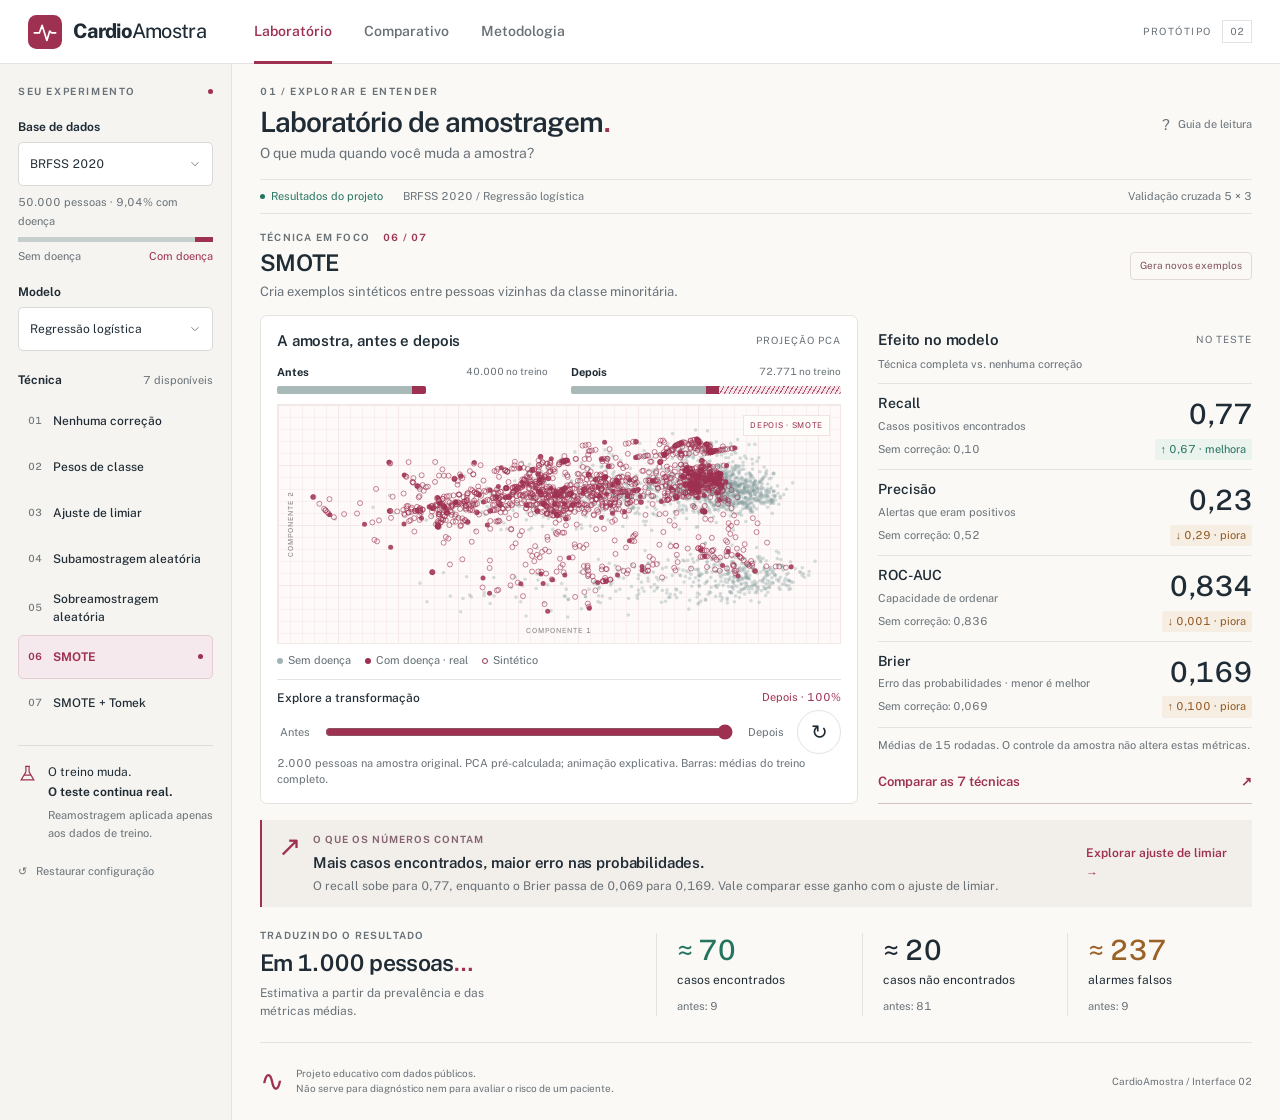
<file: prototipo/interface-v1/index.html>
<!doctype html>
<html lang="pt-BR">
<head>
  <meta charset="utf-8"><meta name="viewport" content="width=device-width, initial-scale=1">
  <meta name="theme-color" content="#9e3151">
  <title>CardioAmostra — Laboratório</title>
  <link rel="icon" href="icone.svg" type="image/svg+xml">
  <link rel="stylesheet" href="style.css">
  <link rel="stylesheet" href="compact.css">
  <script src="dados.js" defer></script><script src="app.js" defer></script>
</head>
<body>
<a class="skip" href="#conteudo">Pular para o conteúdo</a>
<header class="topbar">
  <a class="brand" href="#laboratorio" aria-label="CardioAmostra, início"><svg viewBox="0 0 36 36" aria-hidden="true"><rect width="36" height="36" rx="9" fill="currentColor"/><path d="M6 19h6l3-8 5 16 3-10 2 2h5" fill="none" stroke="#fff" stroke-width="1.8" stroke-linejoin="round"/></svg><span>Cardio<span class="brand-light">Amostra</span></span></a>
  <nav aria-label="Navegação principal"><a href="#laboratorio" data-page="laboratorio" aria-current="page">Laboratório</a><a href="#comparativo" data-page="comparativo">Comparativo</a><a href="#metodologia" data-page="metodologia">Metodologia</a></nav>
  <span class="prototype-label">PROTÓTIPO <span>02</span></span>
</header>
<div class="app-shell">
  <aside class="sidebar" aria-label="Configuração do experimento">
    <div class="sidebar-title"><span class="eyebrow">SEU EXPERIMENTO</span><span class="tiny-dot"></span><span id="mobile-summary"></span><button id="mobile-config" aria-expanded="false" aria-label="Configurar experimento">Configurar ↓</button></div>
    <label class="field-label" for="base">Base de dados</label>
    <select id="base"><option value="brfss">BRFSS 2020</option><option value="insuficiencia">Insuficiência cardíaca</option><option value="cleveland">Cleveland</option></select>
    <p class="dataset-detail" id="base-detail">50.000 pessoas · 9,04% com doença</p>
    <div class="prevalence-track" aria-hidden="true"><span id="prevalence-bar"></span></div>
    <div class="prevalence-caption"><span id="negative-label">Sem doença</span><span id="positive-label">Com doença</span></div>
    <label class="field-label model-label" for="modelo">Modelo</label>
    <select id="modelo"><option value="regressao_logistica">Regressão logística</option><option value="gradient_boosting">Gradient boosting</option></select>
    <div class="tech-heading"><span class="field-label">Técnica</span><span>7 disponíveis</span></div>
    <div id="techniques" class="techniques" role="group" aria-label="Técnica do experimento"></div>
    <div class="sidebar-note"><svg width="19" height="19" viewBox="0 0 24 24" fill="none" stroke="currentColor" stroke-width="1.5" aria-hidden="true"><path d="M9 3h6M10 3v7L4 20h16l-6-10V3M8 14h8"/></svg><p>O treino muda.<br><strong>O teste continua real.</strong></p><span>Reamostragem aplicada apenas aos dados de treino.</span></div>
    <button class="text-button reset" id="reset">↺ &nbsp; Restaurar configuração</button>
  </aside>
  <main id="conteudo" tabindex="-1">
    <div class="page-intro"><div><p class="eyebrow" id="page-eyebrow">01 / EXPLORAR E ENTENDER</p><h1 id="page-title">Laboratório de amostragem<span>.</span></h1><p class="lead" id="page-description">O que muda quando você muda a amostra?</p></div><button class="help-button" id="help" aria-label="Abrir guia de leitura">? <span>Guia de leitura</span></button></div>
    <div class="context-line"><span><span class="status-dot"></span> Resultados do projeto</span><span id="context">BRFSS 2020 <b> / </b> Regressão logística</span><span class="protocol">Validação cruzada 5 × 3</span></div>
    <div id="status" role="status" class="status-message"><span class="state-spinner" aria-hidden="true"></span> Carregando resultados…</div>
    <section id="laboratorio" class="page-panel" hidden>
      <div class="technique-intro"><div><div class="section-kicker">TÉCNICA EM FOCO <span id="tech-index">06 / 07</span></div><h2 id="tech-title">SMOTE</h2><p id="tech-description">Cria exemplos sintéticos entre pessoas da classe minoritária.</p></div><span class="tag" id="tech-tag">Gera novos exemplos</span></div>
      <div class="lab-grid">
        <section class="sample-panel" aria-labelledby="sample-title">
          <div class="panel-heading"><h3 id="sample-title">A amostra, antes e depois</h3><span class="small-label">PROJEÇÃO PCA</span></div>
          <div class="population-bars" id="population-bars"></div>
          <div class="plot-wrap"><canvas id="scatter" role="img" aria-label="Projeção PCA da amostra. A legenda e o resumo abaixo descrevem a transformação."></canvas><div class="plot-label">COMPONENTE 2</div><span class="plot-x">COMPONENTE 1</span><div class="plot-state" id="plot-state">DEPOIS DO SMOTE</div></div>
          <div class="legend" id="legend"></div>
          <div class="transform-control"><div class="transform-caption"><span>Explore a transformação</span><output id="stage-label" for="stage">Depois · 100%</output></div><div class="slider-line"><button id="before" class="stage-button">Antes</button><input id="stage" type="range" min="0" max="100" value="100" aria-label="Transformação da amostra" aria-valuetext="Depois, 100%"><button id="after" class="stage-button">Depois</button><button class="replay" id="replay" aria-label="Reproduzir transformação">↻</button></div></div>
          <p class="plot-note" id="plot-note">Projeção da amostra pública. Os pontos sintéticos têm contorno aberto.</p>
        </section>
        <section class="results-panel" aria-labelledby="results-title"><div class="panel-heading"><h3 id="results-title">Efeito no modelo</h3><span class="small-label">NO TESTE</span></div><p class="results-caption">Técnica completa vs. nenhuma correção</p><div id="metrics"></div><div class="metric-footnote">Médias de 15 rodadas. O controle da amostra não altera estas métricas.</div><a class="compare-link" href="#comparativo">Comparar as 7 técnicas <span>↗</span></a></section>
      </div>
      <section class="insight" aria-labelledby="insight-title"><div class="insight-symbol" aria-hidden="true">↗</div><div><p class="eyebrow">O QUE OS NÚMEROS CONTAM</p><h3 id="insight-title"></h3><p id="insight-text"></p></div><button class="text-button" id="explore-threshold">Explorar ajuste de limiar <span>→</span></button></section>
      <section class="impact" aria-labelledby="impact-title"><div class="impact-heading"><p class="section-kicker">TRADUZINDO O RESULTADO</p><h2 id="impact-title">Em 1.000 pessoas<span>…</span></h2><p>Estimativa a partir da prevalência e das métricas médias.</p></div><div id="impact-values" class="impact-values"></div></section>
    </section>
    <section id="comparativo" class="page-panel" hidden>
      <div class="comparison-heading"><div><h2>Sete caminhos. Resultados diferentes.</h2><p>Compare detecção e erro das probabilidades na mesma base e modelo.</p></div><label class="sort-label">Ordenar por<select id="sort"><option value="recall">Recall · maior primeiro</option><option value="brier">Brier · menor primeiro</option><option value="precisao">Precisão · maior primeiro</option><option value="roc_auc">ROC-AUC · maior primeiro</option></select></label></div>
      <div class="comparison-explainer"><span class="tag">Leia as duas medidas</span><p>Recall maior significa encontrar mais casos positivos. Brier menor significa menor erro nas probabilidades. Não existe uma única métrica que conte toda a história.</p></div>
      <div class="table-scroll" tabindex="0" role="region" aria-label="Resultados das sete técnicas; role horizontalmente em telas pequenas"><table><caption class="sr-only">Médias das 15 rodadas por técnica. Abra uma técnica para explorá-la.</caption><thead><tr><th scope="col">Técnica</th><th scope="col">Recall ↑</th><th scope="col">Precisão ↑</th><th scope="col">ROC-AUC ↑</th><th scope="col">Brier ↓</th><th scope="col"><span class="sr-only">Ação</span></th></tr></thead><tbody id="comparison-body"></tbody></table></div>
      <div class="comparison-footer"><span>Resultados pré-calculados · 15 rodadas por configuração</span><button class="outline-button" id="export">↓ &nbsp; Exportar comparação (CSV)</button></div>
    </section>
    <section id="metodologia" class="page-panel" hidden>
      <div class="method-intro"><p class="section-kicker">TRANSPARÊNCIA FAZ PARTE DO EXPERIMENTO</p><h2>O caminho até os resultados.</h2><p>O CardioAmostra compara técnicas de desbalanceamento com um protocolo fixo. Este protótipo consulta uma cópia local dos resultados do projeto; não treina modelos no navegador.</p></div>
      <div class="method-steps"><article><span>01</span><h3>Dados públicos</h3><p>BRFSS 2020, Insuficiência cardíaca e Cleveland. Na BRFSS, o experimento usa um subconjunto estratificado de 50.000 pessoas.</p></article><article><span>02</span><h3>Separar antes de transformar</h3><p>Validação cruzada estratificada com 5 partes e 3 repetições. A reamostragem acontece apenas no treino, sem exemplos sintéticos no teste.</p></article><article><span>03</span><h3>Olhar além da detecção</h3><p>Recall, precisão, F1, PR-AUC, ROC-AUC e Brier. As métricas exibidas são médias de 15 rodadas por configuração.</p></article></div>
      <details open class="method-details"><summary>Como ler a transformação da amostra</summary><p>Os pontos são projeções PCA calculadas com a função original do projeto, sobre amostras de até 2.000 pessoas. Os eixos são ajustados aos dados originais e mantidos entre as técnicas. O controle antes/depois revela os efeitos da técnica; seus estados intermediários são uma animação explicativa, não etapas reais do treinamento. As barras mostram médias do treino do experimento completo.</p></details>
      <details class="method-details"><summary>Limites que importam</summary><p>As bases pequenas têm maior variação entre rodadas. O SMOTE trata variáveis inteiras e categóricas como contínuas, podendo criar valores impossíveis. A base de insuficiência cardíaca tem óbito como desfecho: seus grupos não significam presença ou ausência de doença. Os resultados da BRFSS não devem ser extrapolados para a população dos EUA.</p><p>O recall-alvo do ajuste de limiar é calculado a partir da média das técnicas de reamostragem nas partes de teste; o limiar é escolhido apenas no treino, com validação interna.</p></details>
      <details class="method-details"><summary>O que funciona nesta versão</summary><p>Seleção das 3 bases, 2 modelos e 7 técnicas; projeções pré-calculadas; transformação visual; métricas; comparação ordenável e exportação local de CSV. Não há conexão com o backend Streamlit, upload de dados ou treinamento ao vivo.</p></details>
      <details class="method-details"><summary>Conferir estados da interface</summary><p>Controles de revisão do protótipo. Eles não alteram os arquivos de resultados.</p><div class="state-controls"><button class="outline-button" data-state="loading">Carregando</button><button class="outline-button" data-state="empty">Sem resultados</button><button class="outline-button" data-state="error">Falha de leitura</button><button class="outline-button" data-state="ready">Restaurar resultados</button></div><div id="state-preview" role="status"></div></details>
      <p class="source-note">Fontes do protótipo: resultados/tabela_final.parquet, comparacao.parquet e amostra_*.parquet. BRFSS: CC0. Bases UCI: CC BY 4.0.</p>
    </section>
    <footer><span class="footer-mark">∿</span><p>Projeto educativo com dados públicos.<br><strong>Não serve para diagnóstico nem para avaliar o risco de um paciente.</strong></p><span class="footer-version">CardioAmostra / Interface 02</span></footer>
  </main>
</div>
<dialog id="guide" aria-labelledby="guide-title"><div class="dialog-heading"><p class="eyebrow">GUIA DE LEITURA</p><button class="close-button" id="close-guide" aria-label="Fechar guia">×</button></div><h2 id="guide-title">Uma técnica, vários efeitos.</h2><dl><dt>Recall</dt><dd>Entre os casos positivos, quantos o modelo encontra. Quanto maior, menos casos ficam de fora.</dd><dt>Precisão</dt><dd>Entre os alertas do modelo, quantos são realmente positivos. Ajuda a entender os alarmes falsos.</dd><dt>ROC-AUC</dt><dd>Capacidade de ordenar casos positivos acima dos negativos, considerando diferentes limiares.</dd><dt>Brier</dt><dd>Erro médio quadrático das probabilidades. Quanto menor, melhor. Complementa a leitura da calibração.</dd></dl><p class="dialog-note">Compare ganhos e perdas juntos. As cores indicam a direção da mudança, não uma recomendação clínica.</p><button class="primary-button" id="understood">Entendi, explorar o laboratório</button></dialog>
<div id="toast" role="status" class="toast" hidden></div>
</body>
</html>
</file>
<file: prototipo/interface-v1/style.css>
@import url('https://fonts.googleapis.com/css2?family=Public+Sans:wght@400;450;500;550;600;650;700;750;800&display=swap');
:root{--paper:#faf9f6;--white:#fff;--ink:#202c35;--muted:#687178;--line:#e4e3df;--accent:#9e3151;--accent-soft:#f5e9ed;--green:#267460;--green-soft:#eaf3ee;--ochre:#9b6228;--ease:cubic-bezier(.2,.75,.25,1)}
*{box-sizing:border-box}html{scroll-behavior:smooth}body{margin:0;color:var(--ink);background:var(--paper);font:14px/1.55 'Public Sans',Arial,sans-serif;font-variant-numeric:tabular-nums}button,input,select{font:inherit}button,a,select,input{-webkit-tap-highlight-color:transparent}button,a{touch-action:manipulation}button{cursor:pointer}a{color:inherit;text-decoration:none}button{color:inherit}button:disabled{cursor:default;opacity:.45}button,select,a{transition:background .18s,color .18s,border-color .18s,transform .18s}button:active{transform:translateY(1px)}button:focus-visible,a:focus-visible,input:focus-visible,select:focus-visible,summary:focus-visible,[tabindex]:focus-visible{outline:3px solid #287f95;outline-offset:4px}button:hover{border-color:var(--accent)}[hidden]{display:none!important}.sr-only{position:absolute;width:1px;height:1px;overflow:hidden;clip:rect(0,0,0,0);white-space:nowrap}.skip{position:fixed;top:-100px;left:16px;z-index:50;background:var(--ink);color:white;padding:12px}.skip:focus{top:12px}
.topbar{height:80px;border-bottom:1px solid var(--line);display:flex;align-items:center;padding:0 36px;gap:64px;background:var(--white)}.brand{display:flex;gap:11px;align-items:center;font-size:20px;letter-spacing:-.7px;font-weight:750;white-space:nowrap}.brand svg{width:34px;height:34px;color:var(--accent)}.brand-light{font-weight:450}.topbar nav{display:flex;align-self:stretch;gap:32px}.topbar nav a{display:flex;align-items:center;position:relative;color:var(--muted);font-size:13px;font-weight:550}.topbar nav a:hover{color:var(--accent)}.topbar nav a[aria-current=page]{color:var(--accent)}.topbar nav a[aria-current=page]:after{content:'';position:absolute;bottom:-1px;left:0;right:0;height:3px;background:var(--accent)}.prototype-label{margin-left:auto;font-size:10px;letter-spacing:1.5px;color:var(--muted);white-space:nowrap}.prototype-label span{display:inline-block;margin-left:7px;border:1px solid var(--line);padding:3px 7px;letter-spacing:0}
.app-shell{display:grid;grid-template-columns:246px minmax(0,1fr);max-width:1660px;margin:auto}.sidebar{padding:30px 24px 24px;border-right:1px solid var(--line);background:#f5f4f0}.sidebar-title{display:flex;align-items:center;justify-content:space-between;margin-bottom:28px}.eyebrow,.section-kicker{font-size:10px;letter-spacing:1.6px;font-weight:650;color:var(--muted);margin:0}.tiny-dot{height:5px;width:5px;background:var(--accent);border-radius:50%}.field-label{display:block;font-size:12px;font-weight:650;margin:0 0 9px}select{appearance:none;background:#fff url("data:image/svg+xml,%3Csvg xmlns='http://www.w3.org/2000/svg' width='14' height='14' viewBox='0 0 24 24' fill='none' stroke='%23687178' stroke-width='1.5'%3E%3Cpath d='m6 9 6 6 6-6'/%3E%3C/svg%3E") no-repeat right 10px center;width:100%;border:1px solid #d8dad7;border-radius:5px;padding:11px 29px 11px 11px;font-size:12px;min-height:44px;color:var(--ink)}.dataset-detail{font-size:10px;line-height:1.7;color:var(--muted);margin:10px 0}.prevalence-track{height:5px;background:#c7cfce;position:relative}.prevalence-track span{display:block;height:100%;background:var(--accent);margin-left:auto;width:9.04%;transition:width .3s}.prevalence-caption{display:flex;justify-content:space-between;font-size:9px;margin-top:6px;color:var(--muted)}.prevalence-caption span:last-child{color:var(--accent)}.model-label{margin-top:25px}.tech-heading{display:flex;justify-content:space-between;align-items:baseline;margin-top:32px;margin-bottom:6px}.tech-heading>span:last-child{font-size:10px;color:var(--muted)}.techniques{display:flex;flex-direction:column;gap:5px}.tech-button{display:flex;align-items:center;gap:10px;text-align:left;border:1px solid transparent;background:transparent;border-radius:5px;padding:10px 9px;min-height:44px;font-size:11px;font-weight:500;line-height:1.5;position:relative}.tech-button .tech-number{font-size:9px;color:#70777b;min-width:15px}.tech-button:hover{background:#eeede8;border-color:transparent}.tech-button[aria-pressed=true]{background:var(--accent-soft);border-color:#e5cdd4;color:var(--accent);font-weight:650}.tech-button[aria-pressed=true]:after{content:'';height:5px;width:5px;background:var(--accent);border-radius:50%;margin-left:auto;flex-shrink:0}.tech-button[aria-pressed=true] .tech-number{color:var(--accent)}.sidebar-note{border-top:1px solid #deded8;margin-top:35px;padding-top:24px;display:grid;grid-template-columns:21px 1fr;gap:0 9px}.sidebar-note svg{margin-top:2px;color:var(--accent)}.sidebar-note p{margin:0;font-size:12px;line-height:1.7}.sidebar-note strong{font-weight:650}.sidebar-note>span{grid-column:2;font-size:10px;color:var(--muted);margin-top:9px}.text-button{background:none;border:0;font-size:11px;font-weight:600;color:var(--accent);padding:10px 0;min-height:44px}.text-button:hover{color:#612138;text-decoration:underline;text-underline-offset:5px}.reset{margin-top:24px;color:var(--muted);font-weight:400}
main{padding:33px 38px 0;min-width:0}.page-intro{display:flex;justify-content:space-between;align-items:center;gap:20px;margin-bottom:24px}.page-intro .eyebrow{margin-bottom:10px}h1{font-size:32px;letter-spacing:-1.25px;line-height:1.2;font-weight:600;margin:0}h1>span{color:var(--accent)}.lead{font-size:13px;color:var(--muted);margin:10px 0 0}.help-button{display:flex;gap:8px;align-items:center;white-space:nowrap;background:transparent;border:0;font-size:15px;color:var(--muted);padding:10px 0;min-height:44px}.help-button span{font-size:11px}.help-button:hover{color:var(--accent)}.context-line{border-top:1px solid var(--line);border-bottom:1px solid var(--line);display:flex;gap:20px;align-items:center;padding:12px 0;font-size:10px;color:var(--muted);flex-wrap:wrap}.context-line>span:first-child{color:var(--green);display:flex;align-items:center;gap:6px}.status-dot{width:5px;height:5px;border-radius:50%;background:var(--green)}.context-line b{font-weight:400;margin:0 7px;color:#b7b8b6}.protocol{margin-left:auto}.technique-intro{display:flex;justify-content:space-between;gap:20px;align-items:center;margin:27px 0 22px}.section-kicker{font-size:9px;letter-spacing:1.2px}.section-kicker span{margin-left:10px;color:var(--accent)}h2{font-size:26px;line-height:1.3;letter-spacing:-.65px;font-weight:600;margin:5px 0 7px}.technique-intro p{font-size:12px;color:var(--muted);margin:0;max-width:620px}.tag{display:inline-flex;align-items:center;border:1px solid #e4d9d9;border-radius:4px;color:#80525c;padding:5px 9px;font-size:9px;white-space:nowrap}.lab-grid{display:grid;grid-template-columns:minmax(0,1.65fr) minmax(255px,1fr);gap:24px}.sample-panel{background:white;border:1px solid var(--line);border-radius:7px;padding:19px 20px 15px;min-width:0}.panel-heading{display:flex;gap:10px;justify-content:space-between;align-items:center}h3{font-size:14px;font-weight:600;margin:0;line-height:1.4;letter-spacing:-.15px}.small-label{font-size:8px;letter-spacing:1px;color:var(--muted);white-space:nowrap}.population-bars{display:grid;grid-template-columns:1fr 1fr;gap:23px;margin:21px 0 13px}.bar-label{display:flex;justify-content:space-between;font-size:10px;margin-bottom:7px}.bar-label span{color:var(--muted);font-size:9px}.population-track{display:flex;height:8px;background:#f2f1ef;border-radius:2px;overflow:hidden}.population-track>span{height:100%;transition:width .35s var(--ease)}.bar-negative{background:#a9b9b8}.bar-positive{background:var(--accent)}.bar-synthetic{background:repeating-linear-gradient(120deg,#b35872 0 1px,#f5e3e8 1px 4px)}.plot-wrap{position:relative;height:256px;background-color:#fdfaf9;background-image:linear-gradient(#f1e3e366 1px,transparent 1px),linear-gradient(90deg,#f1e3e366 1px,transparent 1px),linear-gradient(#e6cfcf55 1px,transparent 1px),linear-gradient(90deg,#e6cfcf55 1px,transparent 1px);background-size:12px 12px,12px 12px,60px 60px,60px 60px;border:1px solid #f2e8e6;overflow:hidden}.plot-wrap canvas{width:100%;height:100%;display:block}.plot-label{position:absolute;top:50%;left:8px;font-size:7px;letter-spacing:1px;writing-mode:vertical-rl;transform:translateY(-50%) rotate(180deg);color:#868086}.plot-x{position:absolute;bottom:7px;left:50%;transform:translateX(-50%);font-size:7px;letter-spacing:1px;color:#868086}.plot-state{position:absolute;right:10px;top:10px;font-size:8px;letter-spacing:.7px;background:#fffdfbec;padding:3px 6px;color:var(--accent);border:1px solid #f0e3e4}.legend{display:flex;gap:14px;flex-wrap:wrap;margin:12px 0 15px;font-size:9px;color:#626d73}.legend span{display:flex;align-items:center;gap:5px}.dot{display:inline-block;width:6px;height:6px;border-radius:50%;background:#a0b4b3}.dot.positive{background:var(--accent)}.dot.synthetic{background:transparent;border:1.3px solid var(--accent)}.dot.discarded{background:transparent;border:1px solid #879b9a}.transform-control{border-top:1px solid var(--line);padding-top:12px}.transform-caption{display:flex;justify-content:space-between;gap:10px;font-size:10px;font-weight:500}.transform-caption output{font-size:9px;color:var(--accent);font-weight:400}.slider-line{display:flex;align-items:center;gap:10px;margin-top:0}.stage-button{font-size:9px;min-height:44px;background:transparent;border:0;padding:0 3px;color:var(--muted)}input[type=range]{width:100%;min-width:0;accent-color:var(--accent);height:44px;cursor:ew-resize}.replay{border:1px solid var(--line);background:white;width:32px;height:32px;flex-shrink:0;border-radius:50%;font-size:20px;line-height:1}.plot-note{margin:0;font-size:9px;line-height:1.6;color:var(--muted)}.results-panel{padding:20px 0 0;min-width:0}.results-caption{font-size:10px;color:var(--muted);margin:9px 0 17px}.metric{padding:15px 0;border-top:1px solid var(--line);display:grid;grid-template-columns:1fr auto;align-items:center;gap:6px 12px}.metric-name{font-size:12px;font-weight:550}.metric-description{font-size:9px;color:var(--muted);margin-top:3px}.metric-value{font-size:30px;letter-spacing:-1px;font-weight:500;line-height:1.15;text-align:right}.metric-bottom{grid-column:1/-1;display:flex;justify-content:space-between;align-items:center}.metric-baseline{font-size:9px;color:var(--muted)}.delta{font-size:9px;padding:2px 6px;background:#f0eeeb;color:var(--muted);border-radius:3px}.delta.good{background:var(--green-soft);color:var(--green)}.delta.bad{background:#f6ede3;color:#90571f}.metric-footnote{font-size:9px;line-height:1.6;color:var(--muted);border-top:1px solid var(--line);padding-top:13px}.compare-link{margin-top:16px;display:flex;justify-content:space-between;align-items:center;color:var(--accent);font-size:11px;font-weight:600;padding:10px 0;border-bottom:1px solid #d8bec6}.compare-link:hover{color:#60243a;background:var(--accent-soft)}.insight{display:flex;align-items:center;gap:16px;border-left:2px solid var(--accent);background:#f2eeea;margin-top:25px;padding:18px 20px}.insight-symbol{font-size:28px;color:var(--accent);align-self:flex-start;line-height:1}.insight .eyebrow{font-size:8px;letter-spacing:1px;color:#856472}.insight h3{font-size:13px;margin:5px 0}.insight p:last-child{font-size:11px;color:var(--muted);margin:0}.insight .text-button{margin-left:auto;max-width:150px;flex-shrink:0;text-align:left;line-height:1.6}.impact{display:grid;grid-template-columns:1fr 1.6fr;gap:32px;padding:33px 0}.impact h2{font-size:23px}.impact h2 span{color:var(--accent)}.impact-heading>p:last-child{font-size:10px;color:var(--muted);max-width:240px}.impact-values{display:grid;grid-template-columns:repeat(3,1fr);align-items:center;gap:20px}.impact-item{border-left:1px solid var(--line);padding-left:20px}.impact-item strong{display:block;font-size:28px;line-height:1.2;font-weight:500;letter-spacing:-1px}.impact-item:first-child strong{color:var(--green)}.impact-item:last-child strong{color:var(--ochre)}.impact-item span{display:block;font-size:10px;margin:5px 0}.impact-item small{font-size:9px;color:var(--muted)}footer{border-top:1px solid var(--line);padding:22px 0 25px;display:flex;align-items:center;gap:12px;color:var(--muted);font-size:9px}footer p{margin:0}footer strong{font-weight:400}.footer-mark{font-size:29px;color:var(--accent)}.footer-version{margin-left:auto;font-size:8px;white-space:nowrap}.page-panel{animation:appear .24s var(--ease)}@keyframes appear{from{opacity:.3;transform:translateY(6px)}to{opacity:1;transform:translateY(0)}}
.comparison-heading{display:flex;justify-content:space-between;gap:25px;align-items:center;margin:30px 0}.comparison-heading h2{font-size:24px}.comparison-heading p,.method-intro>p:last-child{color:var(--muted);font-size:12px}.sort-label{min-width:210px;font-size:10px;color:var(--muted)}.sort-label select{margin-top:6px}.comparison-explainer{display:flex;align-items:center;gap:16px;border-block:1px solid var(--line);padding:16px 0;margin-bottom:12px}.comparison-explainer p{font-size:11px;color:var(--muted);margin:0}.table-scroll{overflow-x:auto}table{border-collapse:collapse;width:100%;min-width:620px;text-align:left;font-size:12px}th{font-weight:500;color:var(--muted);font-size:10px;padding:17px 12px;border-bottom:1px solid var(--line)}td{padding:18px 12px;border-bottom:1px solid var(--line)}td:not(:first-child),th:not(:first-child){text-align:right}tbody tr:hover{background:#f2eee9}tbody tr.selected{background:var(--accent-soft)}.table-tech{font-weight:550;display:block}.table-kind{font-size:9px;color:var(--muted)}.table-value{display:block;font-size:14px}.mini-bar{height:3px;width:64px;background:#e3e2df;margin:6px 0 0 auto}.mini-bar span{display:block;height:100%;background:var(--accent)}.row-open{border:1px solid var(--line);background:white;border-radius:4px;width:38px;height:44px;color:var(--accent)}.comparison-footer{display:flex;align-items:center;justify-content:space-between;gap:16px;padding:20px 0 40px;font-size:10px;color:var(--muted)}.outline-button,.primary-button{border:1px solid #d8d9d4;background:white;border-radius:4px;min-height:44px;padding:10px 14px;font-size:11px;font-weight:550}.outline-button:hover{background:var(--accent-soft)}.primary-button{background:var(--accent);color:white;border-color:var(--accent)}.primary-button:hover{background:#79243d}.method-intro{max-width:680px;margin:32px 0}.method-intro h2{font-size:30px;margin-top:10px}.method-steps{display:grid;grid-template-columns:repeat(3,1fr);gap:28px;border-block:1px solid var(--line);padding:25px 0;margin:28px 0}.method-steps article>span{font-size:26px;font-weight:450;color:var(--accent);letter-spacing:-1px}.method-steps h3{margin:10px 0}.method-steps p{font-size:11px;color:var(--muted)}.method-details{border-bottom:1px solid var(--line);padding:17px 0}.method-details summary{font-size:13px;font-weight:550;cursor:pointer;min-height:28px}.method-details p{font-size:12px;color:var(--muted);max-width:750px}.state-controls{display:flex;gap:10px;flex-wrap:wrap}.source-note{font-size:10px;color:var(--muted);margin:28px 0}.status-message,#state-preview:not(:empty){background:white;border:1px solid var(--line);padding:20px;margin:20px 0}.status-message h3{margin-bottom:8px}.state-spinner{display:inline-block;width:14px;height:14px;border:2px solid #e0d1d6;border-top-color:var(--accent);border-radius:50%;animation:spin 1s linear infinite;margin-right:8px}@keyframes spin{to{transform:rotate(360deg)}}dialog{border:1px solid var(--line);border-radius:9px;box-shadow:0 30px 100px #202c3530;padding:30px;max-width:500px;width:calc(100% - 32px);color:var(--ink);background:var(--paper)}dialog::backdrop{background:#172b3659;backdrop-filter:blur(3px)}.dialog-heading{display:flex;justify-content:space-between;align-items:center}.close-button{width:44px;height:44px;border:0;background:transparent;font-size:26px;color:var(--muted)}dialog h2{margin:5px 0 20px}dt{font-size:12px;font-weight:650;color:var(--accent);margin-top:16px}dd{font-size:12px;color:var(--muted);margin:5px 0}.dialog-note{font-size:11px;border-top:1px solid var(--line);padding-top:16px;margin:22px 0}.toast{position:fixed;bottom:24px;left:50%;transform:translateX(-50%);padding:13px 20px;background:var(--ink);color:white;box-shadow:0 8px 25px #202c3522;border-radius:5px;z-index:10;font-size:12px;max-width:90vw}
@media(min-width:1450px){main{padding-inline:48px}.plot-wrap{height:310px}.metric{padding:20px 0}.topbar{padding-inline:40px}.lab-grid{grid-template-columns:minmax(0,1.8fr) minmax(290px,1fr)}}
@media(max-width:1150px){.app-shell{grid-template-columns:216px minmax(0,1fr)}.sidebar{padding-inline:17px}main{padding:27px 25px 0}.topbar{gap:37px;padding-inline:25px}h1{font-size:28px}.lab-grid{gap:20px;grid-template-columns:minmax(0,1.4fr) minmax(225px,1fr)}.sample-panel{padding-inline:15px}.protocol{display:none}.insight .text-button{max-width:110px}.help-button span{display:none}.impact{grid-template-columns:1fr;gap:15px}.impact-heading{display:flex;flex-wrap:wrap;align-items:baseline;gap:6px 14px}.impact-heading .section-kicker{flex-basis:100%}.impact-heading>p:last-child{max-width:none;margin:0}.impact-item:first-child{border-left:0;padding-left:0}.population-bars{gap:15px}.panel-heading{align-items:flex-start}.small-label{font-size:7px}.comparison-heading{align-items:flex-start;flex-direction:column}.sort-label{width:240px}}
@media(max-width:900px){.topbar{height:72px;gap:30px}.topbar nav{gap:22px}.prototype-label{display:none}.app-shell{grid-template-columns:190px minmax(0,1fr)}.sidebar{padding-inline:13px}.brand{font-size:18px}.brand svg{width:30px;height:30px}.lab-grid{grid-template-columns:1fr}.results-panel{padding-top:4px}#metrics{display:grid;grid-template-columns:1fr 1fr;gap:0 24px}.metric{padding:14px 0}.metric-value{font-size:27px}.results-caption{margin-bottom:12px}.metric-footnote{max-width:none}.compare-link{margin-top:6px}.plot-wrap{height:280px}.technique-intro{align-items:flex-start}.technique-intro .tag{display:none}.insight{flex-wrap:wrap}.insight>div:nth-child(2){flex:1}.insight .text-button{max-width:none;margin-left:40px}.footer-version{display:none}.method-steps{gap:16px}.method-steps h3{font-size:12px}.page-intro{gap:10px}h1{font-size:27px}.population-bars{gap:25px}}
@media(max-width:640px){.topbar{height:auto;min-height:100px;display:flex;flex-wrap:wrap;gap:0;padding:16px 20px 0}.brand{font-size:20px;width:100%;margin-bottom:8px}.topbar nav{width:100%;height:44px;gap:28px}.topbar nav a{font-size:12px}.app-shell{display:flex;flex-direction:column}.sidebar{padding:20px;border-right:0;border-bottom:1px solid var(--line);display:grid;grid-template-columns:minmax(0,1fr) minmax(0,1fr);gap:0 14px}.sidebar-title{grid-column:1/-1;margin-bottom:15px}.field-label[for=base]{grid-column:1;grid-row:2}.model-label{grid-column:2;grid-row:2;margin:0 0 9px}#base{grid-row:3;grid-column:1}#modelo{grid-row:3;grid-column:2}.dataset-detail{grid-column:1/-1;margin:8px 0 0;font-size:10px}.prevalence-track,.prevalence-caption,.sidebar-note,.reset{display:none}.tech-heading{grid-column:1/-1;margin-top:18px}.techniques{grid-column:1/-1;display:grid;grid-template-columns:repeat(2,minmax(0,1fr));gap:5px}.tech-button{padding:8px;font-size:10px;min-height:44px;gap:6px}.tech-button .tech-number{font-size:8px;min-width:12px}.tech-button:last-child{grid-column:1/-1}.tech-heading .field-label{margin-bottom:5px}main{padding:25px 20px 0}.page-intro{align-items:flex-start;margin-bottom:20px}.page-intro .eyebrow{font-size:9px}h1{font-size:28px;letter-spacing:-1.15px;max-width:270px}.lead{font-size:12px;max-width:260px}.help-button{font-size:16px;min-width:30px;margin-top:18px}.context-line{gap:6px 15px;font-size:9px;padding:10px 0}.context-line #context{flex-basis:100%;font-size:10px}.technique-intro{margin-top:22px;margin-bottom:18px}.technique-intro h2{font-size:25px}.technique-intro p{font-size:12px}.sample-panel{padding:17px 14px 14px}.panel-heading h3{font-size:13px}.plot-wrap{height:260px}.population-bars{gap:16px;margin-top:18px}.bar-label{font-size:9px}.bar-label span{font-size:8px}.legend{gap:8px 13px;font-size:9px}.plot-note{font-size:9px}.transform-caption{font-size:10px}.lab-grid{gap:24px}.results-panel .small-label{font-size:8px}.metric-name{font-size:12px}.metric-description{font-size:9px}.metric-value{font-size:27px}.metric{gap:6px 6px}#metrics{gap:0 20px}.metric-bottom{flex-wrap:wrap;gap:5px}.metric-baseline{font-size:8px}.delta{font-size:8px}.metric-footnote{font-size:9px}.compare-link{padding:14px 0;font-size:12px}.insight{margin-top:23px;padding:16px;gap:12px}.insight h3{font-size:13px}.insight p:last-child{font-size:11px}.insight .text-button{margin-left:33px;padding-top:3px}.impact{padding:28px 0;gap:15px}.impact-heading{display:block}.impact h2{font-size:23px}.impact-heading>p:last-child{font-size:11px}.impact-values{gap:10px}.impact-item{padding-left:11px}.impact-item strong{font-size:26px}.impact-item span{font-size:9px;line-height:1.5}.impact-item small{font-size:8px}.comparison-heading h2{font-size:24px}.comparison-heading{margin-top:25px;gap:16px}.sort-label{width:100%}.comparison-explainer{align-items:flex-start;flex-direction:column;gap:10px}.comparison-footer{align-items:flex-start;flex-direction:column}.table-scroll{margin-inline:-4px}.method-intro h2{font-size:27px}.method-steps{grid-template-columns:1fr;gap:20px}.method-steps article{display:grid;grid-template-columns:35px 1fr;gap:0 12px}.method-steps article>span{grid-row:1/3}.method-steps h3{font-size:14px;margin:4px 0}.method-steps p{grid-column:2;margin:5px 0;font-size:12px}.method-details summary{font-size:12px}.method-intro>p:last-child{font-size:13px}.state-controls{gap:8px}.state-controls button{flex:1 1 40%}footer{font-size:8px;align-items:flex-start}.footer-mark{line-height:1.3}dialog{padding:22px}.toast{width:max-content;text-align:center}}
/* Legibilidade: informação de apoio permanece legível em todas as larguras. */
#mobile-config,#mobile-summary{display:none}
.table-scroll{position:relative}
.field-label,.tech-button,select{font-size:12px}.tech-number{font-size:10px!important}.dataset-detail,.prevalence-caption,.tech-heading>span:last-child,.sidebar-note>span{font-size:11px}.topbar nav a{font-size:14px}.lead{font-size:14px}.context-line{font-size:11px}.technique-intro p{font-size:13px}.tag{font-size:10px}.section-kicker,.small-label{font-size:10px}.panel-heading h3{font-size:15px}.bar-label{font-size:11px}.bar-label span{font-size:10px}.legend{font-size:11px}.transform-caption{font-size:12px}.transform-caption output,.stage-button{font-size:11px}.plot-note,.results-caption,.metric-description,.metric-baseline,.delta,.metric-footnote{font-size:11px}.metric-name{font-size:14px}.compare-link{font-size:13px}.insight h3{font-size:15px}.insight p:last-child,.insight .text-button{font-size:12px}.insight .eyebrow{font-size:10px}.impact-heading>p:last-child,.impact-item span{font-size:12px}.impact-item small{font-size:11px}footer{font-size:10px}.footer-version{font-size:10px}.metric{padding:13px 0}.metric-bottom{gap:8px;flex-wrap:wrap}.legend{margin-block:13px 17px}.plot-note{line-height:1.6}.replay{width:44px;height:44px}.plot-wrap{height:280px}.comparison-heading p,.comparison-explainer p,.method-intro>p:last-child,.method-steps p,.method-details p{font-size:13px}.table-kind,th,.comparison-footer,.source-note{font-size:11px}.table-tech,td,.outline-button,.primary-button{font-size:12px}.sort-label{font-size:12px}dt,dd{font-size:13px}.dialog-note{font-size:12px}
@media(min-width:1151px){h1{font-size:34px}.lab-grid{grid-template-columns:minmax(0,1.6fr) minmax(310px,1fr)}}
@media(min-width:1450px){.plot-wrap{height:310px}}
@media(max-width:1150px) and (min-width:901px){.lab-grid{grid-template-columns:minmax(0,1.3fr) minmax(250px,1fr)}.bar-label{flex-direction:column;gap:4px}.population-bars{margin-top:15px}.panel-heading{flex-wrap:wrap}.legend{gap:8px}.small-label{font-size:9px}}
@media(max-width:900px){.metric-description{max-width:150px}.plot-note{font-size:11px}.sample-panel .panel-heading{flex-wrap:wrap;gap:4px 12px}.tag{white-space:normal}}
@media(max-width:640px){
 .sidebar{padding:8px 20px}.sidebar-title{margin:0;gap:10px}.sidebar-title>.eyebrow,.sidebar-title>.tiny-dot{display:none}#mobile-summary{display:block;font-size:11px;line-height:1.5;color:var(--muted);max-width:70%}#mobile-config{display:block;background:transparent;border:0;color:var(--accent);font-size:12px;font-weight:600;padding:10px 0;min-height:44px;white-space:nowrap}.sidebar:not(.expanded)>:not(.sidebar-title){display:none}.sidebar.expanded{padding-bottom:20px}.sidebar.expanded .sidebar-title{margin-bottom:12px}.tech-button{font-size:11px}.field-label,select{font-size:12px}.topbar nav a{font-size:13px}.page-intro{margin-bottom:18px}h1{font-size:29px}.lead{font-size:13px}.context-line,.context-line #context{font-size:11px}.technique-intro p{font-size:13px}.panel-heading h3{font-size:14px}.small-label{font-size:9px}.population-bars{gap:14px}.bar-label{flex-direction:column;gap:4px}.bar-label span{font-size:10px}.plot-wrap{height:260px}.legend{font-size:10px;gap:8px 12px}.transform-caption{font-size:11px}.transform-caption output{font-size:10px}.slider-line{gap:6px}.stage-button{font-size:10px}.plot-note{font-size:10px}.metric-name{font-size:13px}.metric-value{font-size:25px}.metric-description{font-size:11px;max-width:150px}.metric{grid-template-columns:1fr}.metric-value{text-align:left;font-size:30px}.metric-bottom{align-items:flex-start;flex-direction:column}.metric-baseline,.delta{font-size:10px}.results-caption,.metric-footnote{font-size:11px}.insight h3{font-size:14px}.insight p:last-child{font-size:12px}.insight .eyebrow{font-size:9px}.impact-values{gap:8px}.impact-item span{font-size:11px}.impact-item small{font-size:10px}footer{font-size:10px}.comparison-explainer p{font-size:12px}.method-steps h3{font-size:14px}.method-details summary{font-size:13px}}
@media(max-width:420px){.sidebar.expanded{grid-template-columns:1fr}.sidebar .field-label[for=base]{grid-row:2;grid-column:1}.sidebar #base{grid-row:3;grid-column:1}.sidebar .model-label{grid-row:4;grid-column:1;margin-top:14px}.sidebar #modelo{grid-row:5;grid-column:1}.sidebar .dataset-detail{grid-row:6;grid-column:1}.topbar nav{gap:22px}.topbar nav a{font-size:12px}.impact-values{gap:6px}.impact-item strong{font-size:25px}}
@media(prefers-reduced-motion:reduce){*,*:before,*:after{animation:none!important;transition:none!important;scroll-behavior:auto!important}}
</file>
<file: prototipo/interface-v1/compact.css>
/* Revisão 02: densidade compacta. A identidade e os tamanhos de apoio ficam em style.css. */
.topbar { height: 64px; padding-inline: 28px; gap: 48px; }
.app-shell { grid-template-columns: 232px minmax(0, 1fr); }
.sidebar { padding: 20px 18px 16px; }
.sidebar-title { margin-bottom: 18px; }
.field-label { margin-bottom: 6px; }
.dataset-detail { margin-block: 7px; }
.model-label { margin-top: 17px; }
.tech-heading { margin-top: 20px; margin-bottom: 3px; }
.techniques { gap: 2px; }
.tech-button { padding-block: 6px; }
.sidebar-note { margin-top: 20px; padding-top: 16px; }
.sidebar-note > span { margin-top: 5px; }
.reset { margin-top: 8px; }
main { padding: 20px 28px 0; }
.page-intro { margin-bottom: 14px; }
.page-intro .eyebrow { margin-bottom: 5px; }
h1 { font-size: 28px; letter-spacing: -.95px; }
.lead { margin-top: 5px; }
.context-line { padding-block: 8px; }
.technique-intro { margin: 16px 0 13px; }
.technique-intro h2 { font-size: 23px; margin: 3px 0 4px; }
.lab-grid { gap: 20px; }
.sample-panel { padding: 14px 16px 12px; }
.population-bars { margin: 13px 0 10px; }
.bar-label { margin-bottom: 5px; }
.plot-wrap { height: 240px; }
.legend { margin-block: 8px 10px; }
.transform-control { padding-top: 9px; }
.plot-note { line-height: 1.45; }
.results-panel { padding-top: 14px; }
.results-caption { margin: 6px 0 10px; }
.metric { padding-block: 9px; gap: 4px 12px; }
.metric-value { font-size: 28px; }
.metric-footnote { padding-top: 9px; }
.compare-link { margin-top: 6px; min-height: 44px; padding-block: 8px; }
.insight { margin-top: 16px; padding: 12px 16px; gap: 12px; }
.insight h3 { margin-block: 4px; }
.impact { padding-block: 21px; gap: 24px; }
.impact h2 { margin-block: 4px; }
.impact-heading > p:last-child { margin-block: 6px 0; }
footer { padding-block: 16px; }
.comparison-heading { margin-block: 20px; gap: 18px; }
.comparison-heading h2 { font-size: 22px; margin-block: 0 5px; }
.comparison-heading p { margin-block: 5px 0; }
.comparison-explainer { padding-block: 12px; margin-bottom: 4px; }
th { padding-block: 12px; }
td { padding-block: 10px; }
.comparison-footer { padding: 14px 0 24px; }
.method-intro { margin-block: 22px; }
.method-intro h2 { font-size: 26px; }
.method-steps { padding-block: 18px; margin-block: 20px; gap: 22px; }
.method-steps h3 { margin-block: 6px; }
.method-steps p { margin-block: 6px 0; }
.method-details { padding-block: 10px; }
.method-details summary { min-height: 44px; display: list-item; align-content: center; }
.source-note { margin-block: 20px; }
@media (min-width: 1450px) {
  main { padding-inline: 36px; }
  .plot-wrap { height: 250px; }
}
@media (min-width: 901px) and (max-width: 1150px) {
  .app-shell { grid-template-columns: 210px minmax(0, 1fr); }
  .sidebar { padding-inline: 14px; }
  main { padding-inline: 22px; }
  .sample-panel { padding-inline: 13px; }
  .lab-grid { gap: 16px; }
}
@media (min-width: 641px) and (max-width: 900px) {
  .app-shell { grid-template-columns: 190px minmax(0, 1fr); }
  .sidebar { padding-inline: 12px; }
  main { padding-inline: 20px; }
  .topbar { gap: 28px; padding-inline: 20px; }
  .lab-grid { gap: 16px; }
  .plot-wrap { height: 240px; }
  .results-panel { padding-top: 0; }
  .impact { gap: 12px; }
}
@media (max-width: 640px) {
  .topbar { height: auto; min-height: 88px; padding: 10px 18px 0; gap: 0; }
  .brand { margin-bottom: 2px; font-size: 19px; }
  .topbar nav { height: 44px; }
  .sidebar { padding: 4px 18px; }
  .sidebar-title { margin: 0; }
  .sidebar.expanded { padding-bottom: 14px; }
  .sidebar.expanded .sidebar-title { margin-bottom: 8px; }
  .sidebar .model-label { margin-top: 0; }
  .sidebar .tech-heading { margin-top: 12px; }
  .techniques { gap: 3px; }
  .tech-button { padding-block: 6px; }
  main { padding: 17px 18px 0; }
  h1 { font-size: 26px; letter-spacing: -.8px; }
  .page-intro { margin-bottom: 12px; gap: 6px; }
  .page-intro .eyebrow { margin-bottom: 5px; }
  .lead { margin-top: 5px; }
  .help-button { margin-top: 10px; }
  .context-line { padding-block: 7px; gap: 3px 12px; }
  .technique-intro { margin: 14px 0 11px; }
  .technique-intro h2 { font-size: 22px; }
  .sample-panel { padding: 12px; }
  .population-bars { margin-top: 10px; gap: 12px; }
  .plot-wrap { height: 225px; }
  .legend { margin-block: 8px 10px; }
  .transform-control { padding-top: 8px; }
  .lab-grid { gap: 18px; }
  .results-panel { padding-top: 0; }
  .results-caption { margin-bottom: 8px; }
  #metrics { display: block; }
  .metric { grid-template-columns: minmax(0, 1fr) auto; padding-block: 9px; gap: 4px 10px; }
  .metric-description { max-width: none; }
  .metric-value { text-align: right; font-size: 28px; }
  .metric-bottom { flex-direction: row; align-items: center; gap: 6px; }
  .compare-link { padding-block: 8px; }
  .insight { display: grid; grid-template-columns: 22px minmax(0, 1fr); margin-top: 16px; padding: 12px; gap: 5px 10px; }
  .insight > div:nth-child(2) { min-width: 0; }
  .insight .text-button { grid-column: 2; margin-left: 0; max-width: none; justify-self: start; }
  .impact { padding-block: 20px; gap: 14px; }
  .impact h2 { font-size: 22px; }
  .impact-heading > p:last-child { margin-top: 4px; }
  .impact-values { gap: 6px; }
  footer { padding-block: 14px; }
  .comparison-heading { margin-block: 18px; gap: 12px; }
  .comparison-heading h2 { font-size: 22px; }
  .comparison-explainer { gap: 8px; padding-block: 10px; }
  .method-intro { margin-block: 18px; }
  .method-intro h2 { font-size: 24px; }
  .method-steps { gap: 16px; }
}
@media (max-width: 420px) {
  .sidebar .model-label { margin-top: 10px; }
}
</file>
